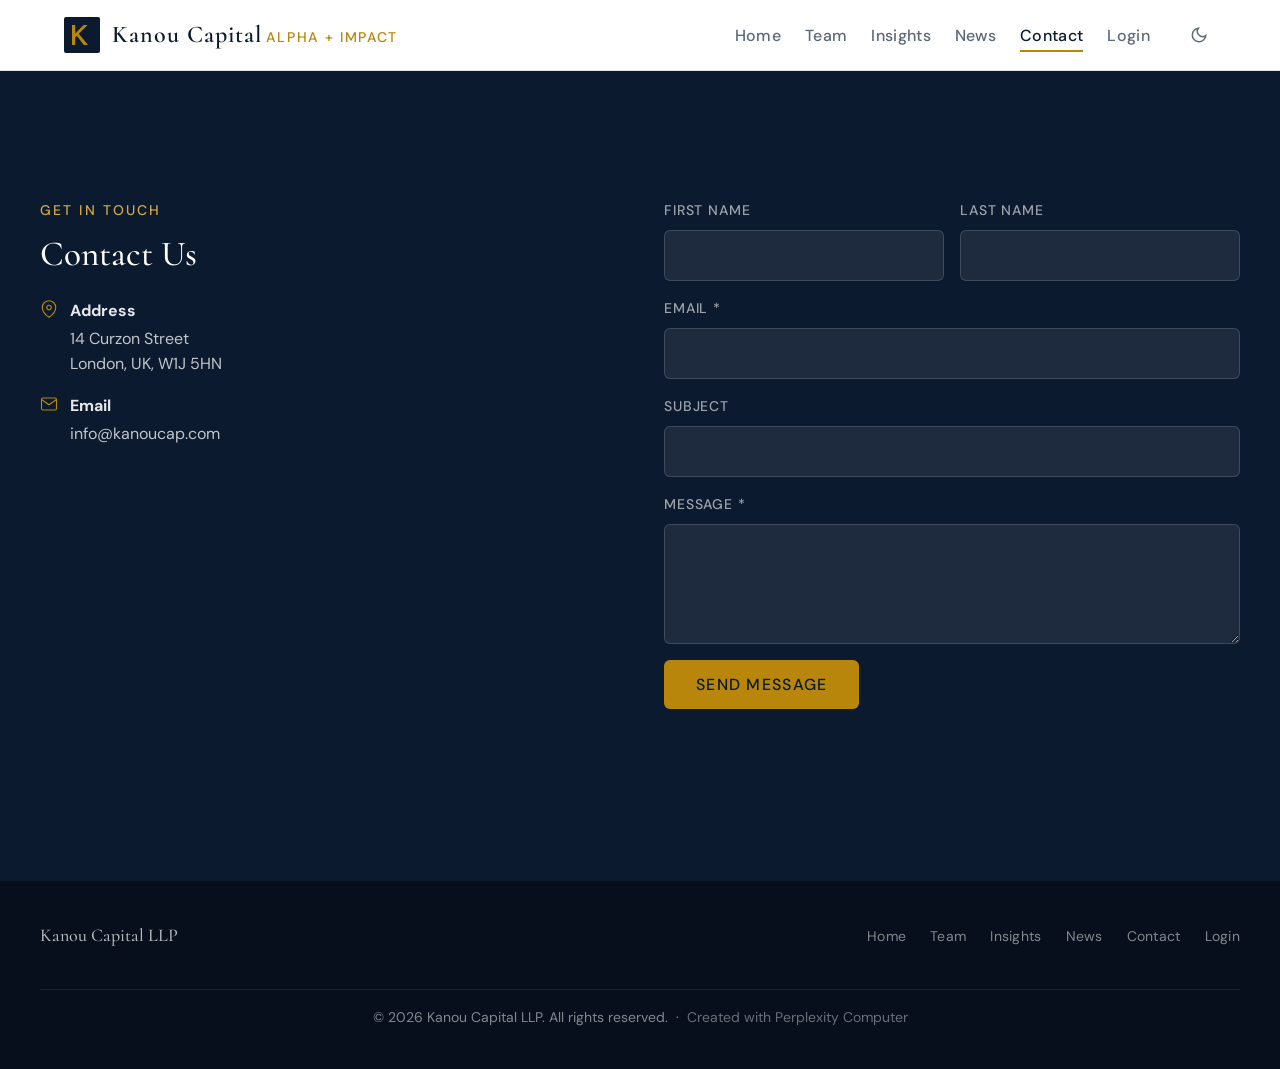
<file: pages/contact.html>
<!DOCTYPE html>
<html lang="en">
<head>
<!--
   ______                            __
  / ____/___  ____ ___  ____  __  __/ /____  _____
 / /   / __ \/ __ `__ \/ __ \/ / / / __/ _ \/ ___/
/ /___/ /_/ / / / / / / /_/ / /_/ / /_/  __/ /
\____/\____/_/ /_/ /_/ .___/\__,_/\__/\___/_/
                    /_/
        Created with Perplexity Computer
        https://www.perplexity.ai/computer
-->
<meta name="generator" content="Perplexity Computer">
<meta name="author" content="Perplexity Computer">
<meta property="og:see_also" content="https://www.perplexity.ai/computer">
<link rel="author" href="https://www.perplexity.ai/computer">
<meta charset="UTF-8">
<meta name="viewport" content="width=device-width, initial-scale=1.0">
<title>Contact | Kanou Capital</title>
<meta name="description" content="Get in touch with Kanou Capital. Berkeley Square House, London, W1J 6BD.">
<link rel="stylesheet" href="../base.css">
<link rel="stylesheet" href="../style.css">
</head>
<body>

<header class="site-header">
  <div class="site-header__inner">
    <a href="../index.html" class="site-logo">
      <svg class="site-logo__icon" viewBox="0 0 36 36" fill="none" aria-label="Kanou Capital logo mark">
        <rect width="36" height="36" rx="2" fill="var(--color-navy, #0B1A2E)"/>
        <path d="M8 28V8h3.2v8.4L19.6 8h4l-8.8 8.8L24 28h-4.2l-7-9.2-1.6 1.6V28H8z" fill="var(--color-primary, #B8860B)"/>
      </svg>
      <div>
        <span class="site-logo__text">Kanou Capital</span>
        <span class="site-logo__tagline">Alpha + Impact</span>
      </div>
    </a>
    <nav class="site-nav">
      <button class="nav-toggle" aria-label="Toggle navigation" onclick="document.querySelector('.site-nav__links').classList.toggle('site-nav__links--open')">
        <span></span><span></span><span></span>
      </button>
      <ul class="site-nav__links" role="list">
        <li><a href="../index.html" class="site-nav__link">Home</a></li>
        <li><a href="./team.html" class="site-nav__link">Team</a></li>
        <li><a href="./insights.html" class="site-nav__link">Insights</a></li>
        <li><a href="./news.html" class="site-nav__link">News</a></li>
        <li><a href="./contact.html" class="site-nav__link site-nav__link--active">Contact</a></li>
        <li><a href="../members/login.html" class="site-nav__link">Login</a></li>
      </ul>
      <button class="theme-toggle" data-theme-toggle aria-label="Switch to dark mode">
        <svg width="18" height="18" viewBox="0 0 24 24" fill="none" stroke="currentColor" stroke-width="2"><path d="M21 12.79A9 9 0 1 1 11.21 3 7 7 0 0 0 21 12.79z"/></svg>
      </button>
    </nav>
  </div>
</header>

<section class="section section--navy" style="padding-top: clamp(var(--space-20), 10vw, var(--space-32));">
  <div class="section__inner">
    <div class="contact-grid">

      <div class="contact-info">
        <p class="section__label" style="color: #D4A843;">Get in Touch</p>
        <h1 class="contact-info__title">Contact Us</h1>

        <div class="contact-info__item">
          <svg width="18" height="18" viewBox="0 0 24 24" fill="none" stroke="currentColor" stroke-width="1.5"><path d="M21 10c0 7-9 13-9 13s-9-6-9-13a9 9 0 0 1 18 0z"/><circle cx="12" cy="10" r="3"/></svg>
          <div>
            <strong style="color: rgba(255,255,255,0.9); display: block; margin-bottom: 2px;">Address</strong>
            14 Curzon Street<br>London, UK, W1J 5HN
          </div>
        </div>

        <div class="contact-info__item">
          <svg width="18" height="18" viewBox="0 0 24 24" fill="none" stroke="currentColor" stroke-width="1.5"><path d="M4 4h16c1.1 0 2 .9 2 2v12c0 1.1-.9 2-2 2H4c-1.1 0-2-.9-2-2V6c0-1.1.9-2 2-2z"/><polyline points="22,6 12,13 2,6"/></svg>
          <div>
            <strong style="color: rgba(255,255,255,0.9); display: block; margin-bottom: 2px;">Email</strong>
            <a href="mailto:info@kanoucap.com">info@kanoucap.com</a>
          </div>
        </div>

        <div class="map-container" style="margin-top: var(--space-8);">
          <iframe src="https://www.google.com/maps/embed?pb=!1m18!1m12!1m3!1d2483.5!2d-0.1478!3d51.5074!2m3!1f0!2f0!3f0!3m2!1i1024!2i768!4f13.1!3m3!1m2!1s0x48760535f4abca7b%3A0x5e0!2s14+Curzon+St%2C+London+W1J+5HN!5e0!3m2!1sen!2suk!4v1" allowfullscreen loading="lazy" title="Kanou Capital office, 14 Curzon Street, London"></iframe>
        </div>
      </div>

      <form class="contact-form" id="contact-form">
        <div class="form-row">
          <div class="form-group">
            <label for="first-name">First Name</label>
            <input type="text" id="first-name" name="first_name" required>
          </div>
          <div class="form-group">
            <label for="last-name">Last Name</label>
            <input type="text" id="last-name" name="last_name" required>
          </div>
        </div>
        <div class="form-group">
          <label for="email">Email *</label>
          <input type="email" id="email" name="email" required>
        </div>
        <div class="form-group">
          <label for="subject">Subject</label>
          <input type="text" id="subject" name="subject">
        </div>
        <div class="form-group">
          <label for="message">Message *</label>
          <textarea id="message" name="message" required></textarea>
        </div>
        <button type="submit" class="form-submit">Send Message</button>
        <p id="form-success" style="display:none; color: #D4A843; font-size: var(--text-sm); margin-top: var(--space-4); font-weight: 500;">Message received. We will be in touch shortly.</p>
        <p id="form-error" style="display:none; color: #DD6974; font-size: var(--text-sm); margin-top: var(--space-4);">Something went wrong. Please email us at info@kanoucap.com.</p>
      </form>

<script>
document.getElementById('contact-form').addEventListener('submit', function(e) {
  e.preventDefault();
  var form = this;
  var btn = form.querySelector('.form-submit');
  btn.textContent = 'Sending...';
  btn.disabled = true;
  fetch('https://formsubmit.co/ajax/info@kanoucap.com', {
    method: 'POST',
    headers: { 'Content-Type': 'application/json', 'Accept': 'application/json' },
    body: JSON.stringify({
      first_name: form.first_name.value,
      last_name: form.last_name.value,
      email: form.email.value,
      subject: form.subject.value,
      message: form.message.value
    })
  }).then(function(res) {
    if (res.ok) {
      form.reset();
      btn.textContent = 'Sent';
      document.getElementById('form-success').style.display = 'block';
      document.getElementById('form-error').style.display = 'none';
    } else {
      throw new Error('Form submission failed');
    }
  }).catch(function() {
    btn.textContent = 'Send Message';
    btn.disabled = false;
    document.getElementById('form-error').style.display = 'block';
  });
});
</script>

    </div>
  </div>
</section>

<footer class="site-footer">
  <div class="site-footer__inner">
    <span class="site-footer__brand">Kanou Capital LLP</span>
    <ul class="site-footer__links" role="list">
      <li><a href="../index.html">Home</a></li>
      <li><a href="./team.html">Team</a></li>
      <li><a href="./insights.html">Insights</a></li>
      <li><a href="./news.html">News</a></li>
      <li><a href="./contact.html">Contact</a></li>
      <li><a href="../members/login.html">Login</a></li>
    </ul>
    <div class="site-footer__attribution">
      <span>&copy; 2026 Kanou Capital LLP. All rights reserved.</span>
      &nbsp;&middot;&nbsp;
      <a href="https://www.perplexity.ai/computer" target="_blank" rel="noopener noreferrer">Created with Perplexity Computer</a>
    </div>
  </div>
</footer>

<script>

</script>
<script src="../theme.js"></script>
</body>
</html>
</file>
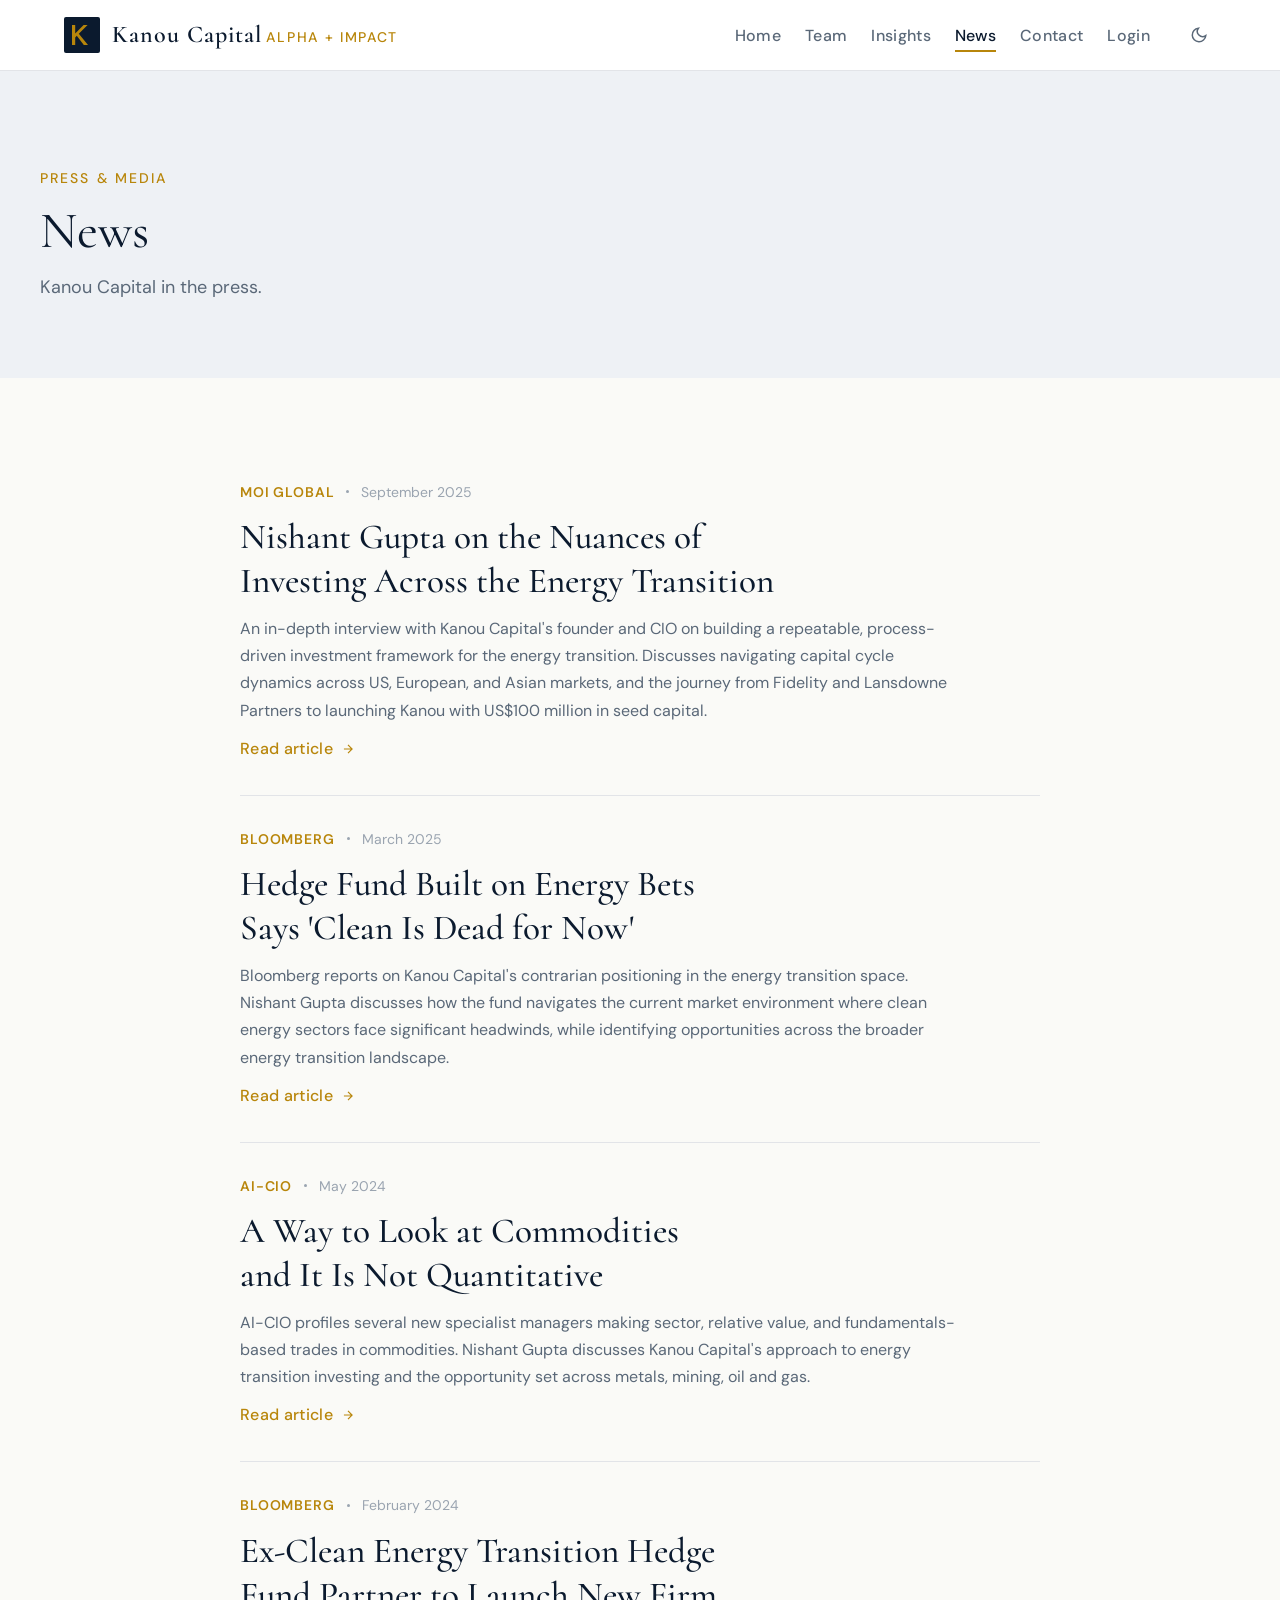
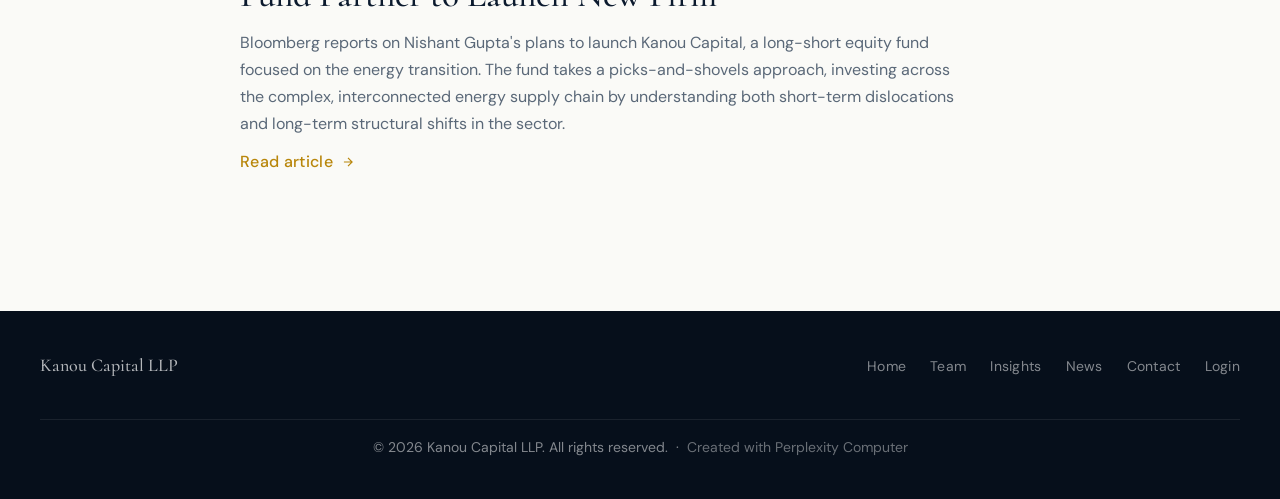
<file: pages/news.html>
<!DOCTYPE html>
<html lang="en">
<head>
<!--
   ______                            __
  / ____/___  ____ ___  ____  __  __/ /____  _____
 / /   / __ \/ __ `__ \/ __ \/ / / / __/ _ \/ ___/
/ /___/ /_/ / / / / / / /_/ / /_/ / /_/  __/ /
\____/\____/_/ /_/ /_/ .___/\__,_/\__/\___/_/
                    /_/
        Created with Perplexity Computer
        https://www.perplexity.ai/computer
-->
<meta name="generator" content="Perplexity Computer">
<meta name="author" content="Perplexity Computer">
<meta property="og:see_also" content="https://www.perplexity.ai/computer">
<link rel="author" href="https://www.perplexity.ai/computer">
<meta charset="UTF-8">
<meta name="viewport" content="width=device-width, initial-scale=1.0">
<title>News &amp; Press | Kanou Capital</title>
<meta name="description" content="Kanou Capital in the press. Coverage from Bloomberg, AI-CIO, MOI Global and more.">
<link rel="stylesheet" href="../base.css">
<link rel="stylesheet" href="../style.css">
<style>
  .news-list {
    max-width: 800px;
    margin: 0 auto;
  }
  .news-item {
    display: block;
    padding: var(--space-8) 0;
    border-bottom: 1px solid var(--color-divider);
    text-decoration: none;
    color: inherit;
    transition: opacity 0.2s;
  }
  .news-item:first-child {
    padding-top: 0;
  }
  .news-item:last-child {
    border-bottom: none;
  }
  .news-item:hover {
    opacity: 0.8;
  }
  .news-item__meta {
    display: flex;
    align-items: center;
    gap: var(--space-3);
    margin-bottom: var(--space-3);
  }
  .news-item__publication {
    font-family: var(--font-body);
    font-size: var(--text-xs);
    font-weight: 600;
    color: var(--color-primary);
    letter-spacing: 0.06em;
    text-transform: uppercase;
  }
  .news-item__date {
    font-family: var(--font-body);
    font-size: var(--text-xs);
    color: var(--color-text-faint);
  }
  .news-item__dot {
    width: 3px;
    height: 3px;
    border-radius: 50%;
    background: var(--color-text-faint);
    flex-shrink: 0;
  }
  .news-item__title {
    font-family: var(--font-display);
    font-size: var(--text-xl);
    font-weight: 500;
    color: var(--color-text);
    margin-bottom: var(--space-3);
    line-height: 1.25;
  }
  .news-item__excerpt {
    font-family: var(--font-body);
    font-size: var(--text-sm);
    color: var(--color-text-muted);
    line-height: 1.7;
    max-width: 65ch;
  }
  .news-item__read {
    display: inline-flex;
    align-items: center;
    gap: var(--space-2);
    font-family: var(--font-body);
    font-size: var(--text-sm);
    font-weight: 500;
    color: var(--color-primary);
    margin-top: var(--space-3);
    letter-spacing: 0.02em;
  }
  .news-item__read svg {
    transition: transform 0.2s;
  }
  .news-item:hover .news-item__read svg {
    transform: translateX(3px);
  }
</style>
</head>
<body>

<header class="site-header">
  <div class="site-header__inner">
    <a href="../index.html" class="site-logo">
      <svg class="site-logo__icon" viewBox="0 0 36 36" fill="none" aria-label="Kanou Capital logo mark">
        <rect width="36" height="36" rx="2" fill="var(--color-navy, #0B1A2E)"/>
        <path d="M8 28V8h3.2v8.4L19.6 8h4l-8.8 8.8L24 28h-4.2l-7-9.2-1.6 1.6V28H8z" fill="var(--color-primary, #B8860B)"/>
      </svg>
      <div>
        <span class="site-logo__text">Kanou Capital</span>
        <span class="site-logo__tagline">Alpha + Impact</span>
      </div>
    </a>
    <nav class="site-nav">
      <button class="nav-toggle" aria-label="Toggle navigation" onclick="document.querySelector('.site-nav__links').classList.toggle('site-nav__links--open')">
        <span></span><span></span><span></span>
      </button>
      <ul class="site-nav__links" role="list">
        <li><a href="../index.html" class="site-nav__link">Home</a></li>
        <li><a href="./team.html" class="site-nav__link">Team</a></li>
        <li><a href="./insights.html" class="site-nav__link">Insights</a></li>
        <li><a href="./news.html" class="site-nav__link site-nav__link--active">News</a></li>
        <li><a href="./contact.html" class="site-nav__link">Contact</a></li>
        <li><a href="../members/login.html" class="site-nav__link">Login</a></li>
      </ul>
      <button class="theme-toggle" data-theme-toggle aria-label="Switch to dark mode">
        <svg width="18" height="18" viewBox="0 0 24 24" fill="none" stroke="currentColor" stroke-width="2"><path d="M21 12.79A9 9 0 1 1 11.21 3 7 7 0 0 0 21 12.79z"/></svg>
      </button>
    </nav>
  </div>
</header>

<section class="page-header">
  <div class="page-header__inner">
    <p class="section__label">Press &amp; Media</p>
    <h1 class="page-header__title">News</h1>
    <p class="page-header__subtitle">Kanou Capital in the press.</p>
  </div>
</section>

<section class="section">
  <div class="section__inner">
    <div class="news-list">

      <!-- 1. MOI Global — September 2025 (newest) -->
      <a href="https://moiglobal.com/interview-nishant-gupta-202508/" target="_blank" rel="noopener noreferrer" class="news-item reveal">
        <div class="news-item__meta">
          <span class="news-item__publication">MOI Global</span>
          <span class="news-item__dot"></span>
          <span class="news-item__date">September 2025</span>
        </div>
        <h2 class="news-item__title">Nishant Gupta on the Nuances of Investing Across the Energy Transition</h2>
        <p class="news-item__excerpt">An in-depth interview with Kanou Capital's founder and CIO on building a repeatable, process-driven investment framework for the energy transition. Discusses navigating capital cycle dynamics across US, European, and Asian markets, and the journey from Fidelity and Lansdowne Partners to launching Kanou with US$100 million in seed capital.</p>
        <span class="news-item__read">Read article <svg width="14" height="14" viewBox="0 0 24 24" fill="none" stroke="currentColor" stroke-width="2"><path d="M5 12h14M12 5l7 7-7 7"/></svg></span>
      </a>

      <!-- 2. Bloomberg — March 2025 -->
      <a href="https://www.bloomberg.com/news/articles/2025-03-03/hedge-fund-built-on-energy-bets-says-clean-is-dead-for-now" target="_blank" rel="noopener noreferrer" class="news-item reveal">
        <div class="news-item__meta">
          <span class="news-item__publication">Bloomberg</span>
          <span class="news-item__dot"></span>
          <span class="news-item__date">March 2025</span>
        </div>
        <h2 class="news-item__title">Hedge Fund Built on Energy Bets Says 'Clean Is Dead for Now'</h2>
        <p class="news-item__excerpt">Bloomberg reports on Kanou Capital's contrarian positioning in the energy transition space. Nishant Gupta discusses how the fund navigates the current market environment where clean energy sectors face significant headwinds, while identifying opportunities across the broader energy transition landscape.</p>
        <span class="news-item__read">Read article <svg width="14" height="14" viewBox="0 0 24 24" fill="none" stroke="currentColor" stroke-width="2"><path d="M5 12h14M12 5l7 7-7 7"/></svg></span>
      </a>

      <!-- 3. AI-CIO — May 2024 -->
      <a href="https://www.ai-cio.com/in-focus/market-drilldown/a-way-to-look-at-commodities-and-it-is-not-quantitative/" target="_blank" rel="noopener noreferrer" class="news-item reveal">
        <div class="news-item__meta">
          <span class="news-item__publication">AI-CIO</span>
          <span class="news-item__dot"></span>
          <span class="news-item__date">May 2024</span>
        </div>
        <h2 class="news-item__title">A Way to Look at Commodities and It Is Not Quantitative</h2>
        <p class="news-item__excerpt">AI-CIO profiles several new specialist managers making sector, relative value, and fundamentals-based trades in commodities. Nishant Gupta discusses Kanou Capital's approach to energy transition investing and the opportunity set across metals, mining, oil and gas.</p>
        <span class="news-item__read">Read article <svg width="14" height="14" viewBox="0 0 24 24" fill="none" stroke="currentColor" stroke-width="2"><path d="M5 12h14M12 5l7 7-7 7"/></svg></span>
      </a>

      <!-- 4. Bloomberg — February 2024 -->
      <a href="https://www.bloomberg.com/news/articles/2024-02-26/ex-clean-energy-transition-hedge-fund-partner-to-launch-new-firm" target="_blank" rel="noopener noreferrer" class="news-item reveal">
        <div class="news-item__meta">
          <span class="news-item__publication">Bloomberg</span>
          <span class="news-item__dot"></span>
          <span class="news-item__date">February 2024</span>
        </div>
        <h2 class="news-item__title">Ex-Clean Energy Transition Hedge Fund Partner to Launch New Firm</h2>
        <p class="news-item__excerpt">Bloomberg reports on Nishant Gupta's plans to launch Kanou Capital, a long-short equity fund focused on the energy transition. The fund takes a picks-and-shovels approach, investing across the complex, interconnected energy supply chain by understanding both short-term dislocations and long-term structural shifts in the sector.</p>
        <span class="news-item__read">Read article <svg width="14" height="14" viewBox="0 0 24 24" fill="none" stroke="currentColor" stroke-width="2"><path d="M5 12h14M12 5l7 7-7 7"/></svg></span>
      </a>

    </div>
  </div>
</section>

<footer class="site-footer">
  <div class="site-footer__inner">
    <span class="site-footer__brand">Kanou Capital LLP</span>
    <ul class="site-footer__links" role="list">
      <li><a href="../index.html">Home</a></li>
      <li><a href="./team.html">Team</a></li>
      <li><a href="./insights.html">Insights</a></li>
      <li><a href="./news.html">News</a></li>
      <li><a href="./contact.html">Contact</a></li>
      <li><a href="../members/login.html">Login</a></li>
    </ul>
    <div class="site-footer__attribution">
      <span>&copy; 2026 Kanou Capital LLP. All rights reserved.</span>
      &nbsp;&middot;&nbsp;
      <a href="https://www.perplexity.ai/computer" target="_blank" rel="noopener noreferrer">Created with Perplexity Computer</a>
    </div>
  </div>
</footer>

<script>

(function(){const els=document.querySelectorAll('.reveal');const observer=new IntersectionObserver((entries)=>{entries.forEach(e=>{if(e.isIntersecting){e.target.classList.add('reveal--visible');observer.unobserve(e.target);}});},{threshold:0.15});els.forEach(el=>observer.observe(el));})();
</script>
<script src="../theme.js"></script>
</body>
</html>
</file>
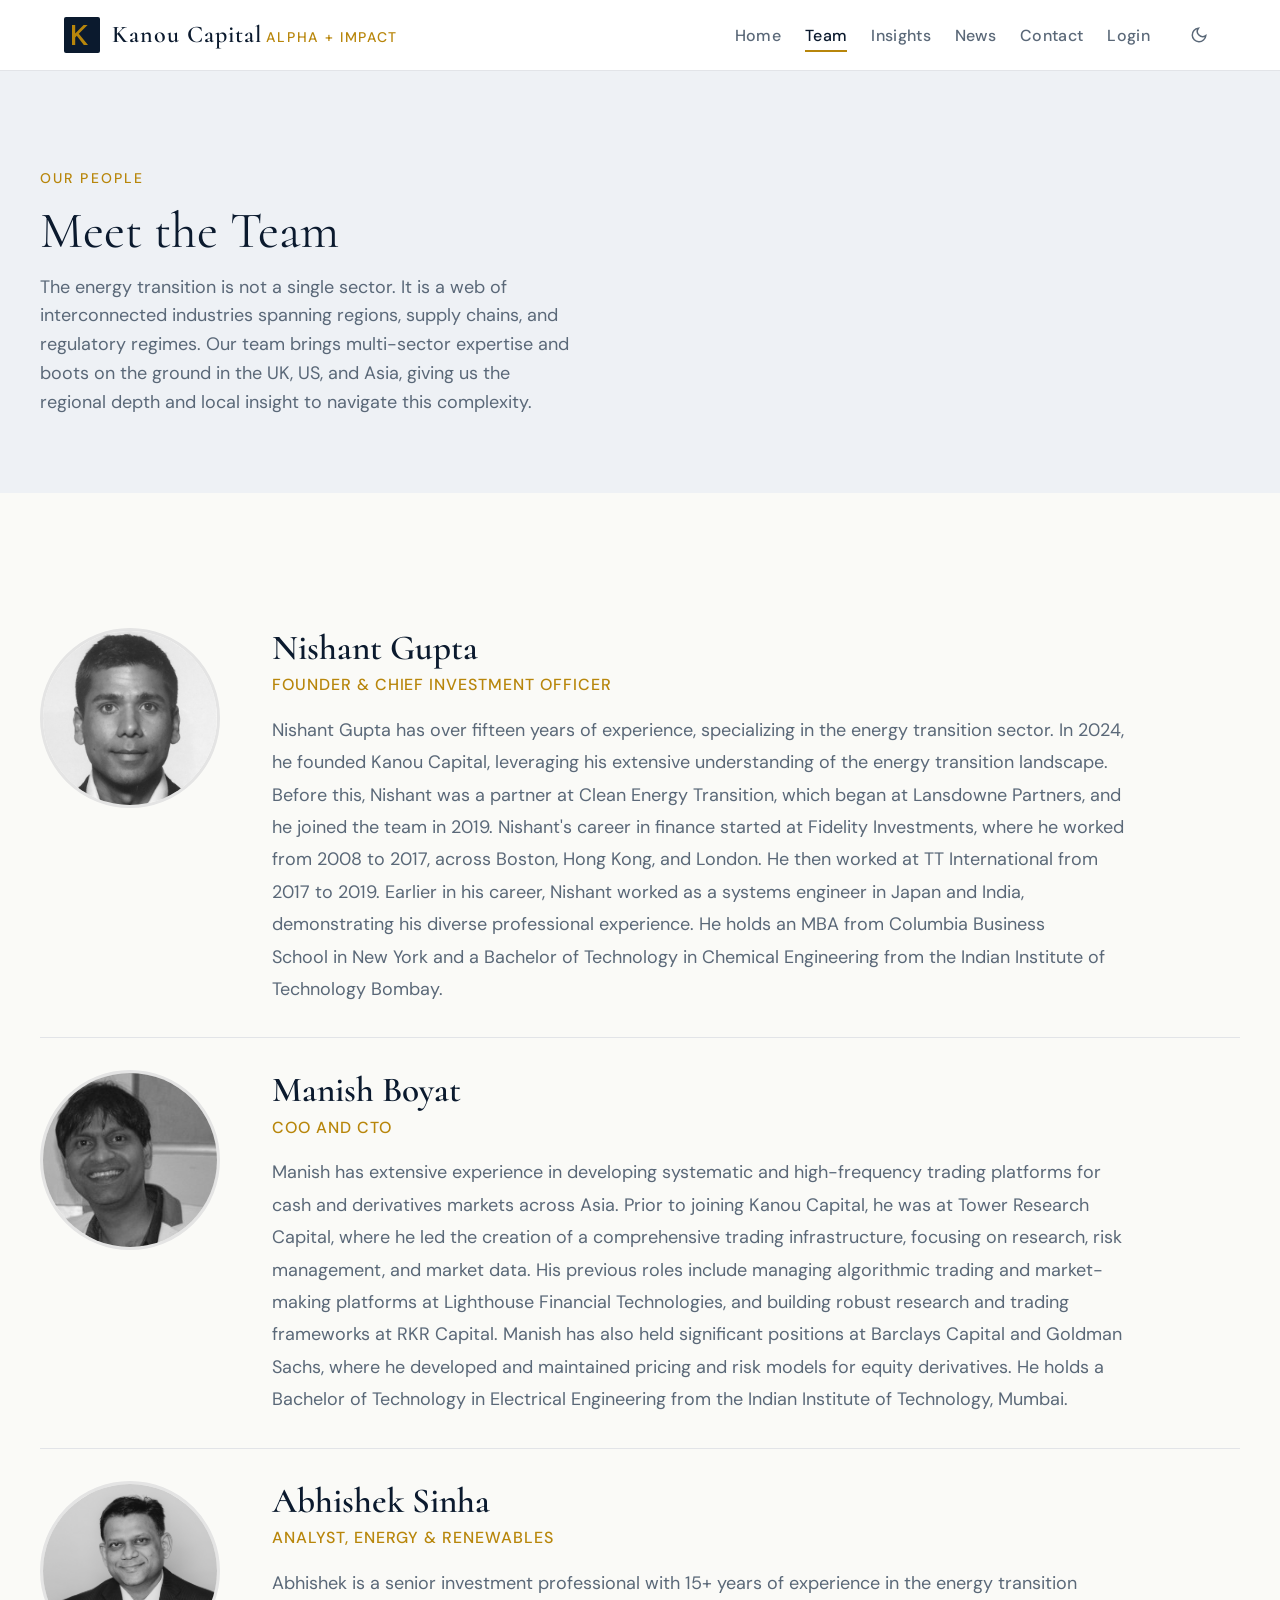
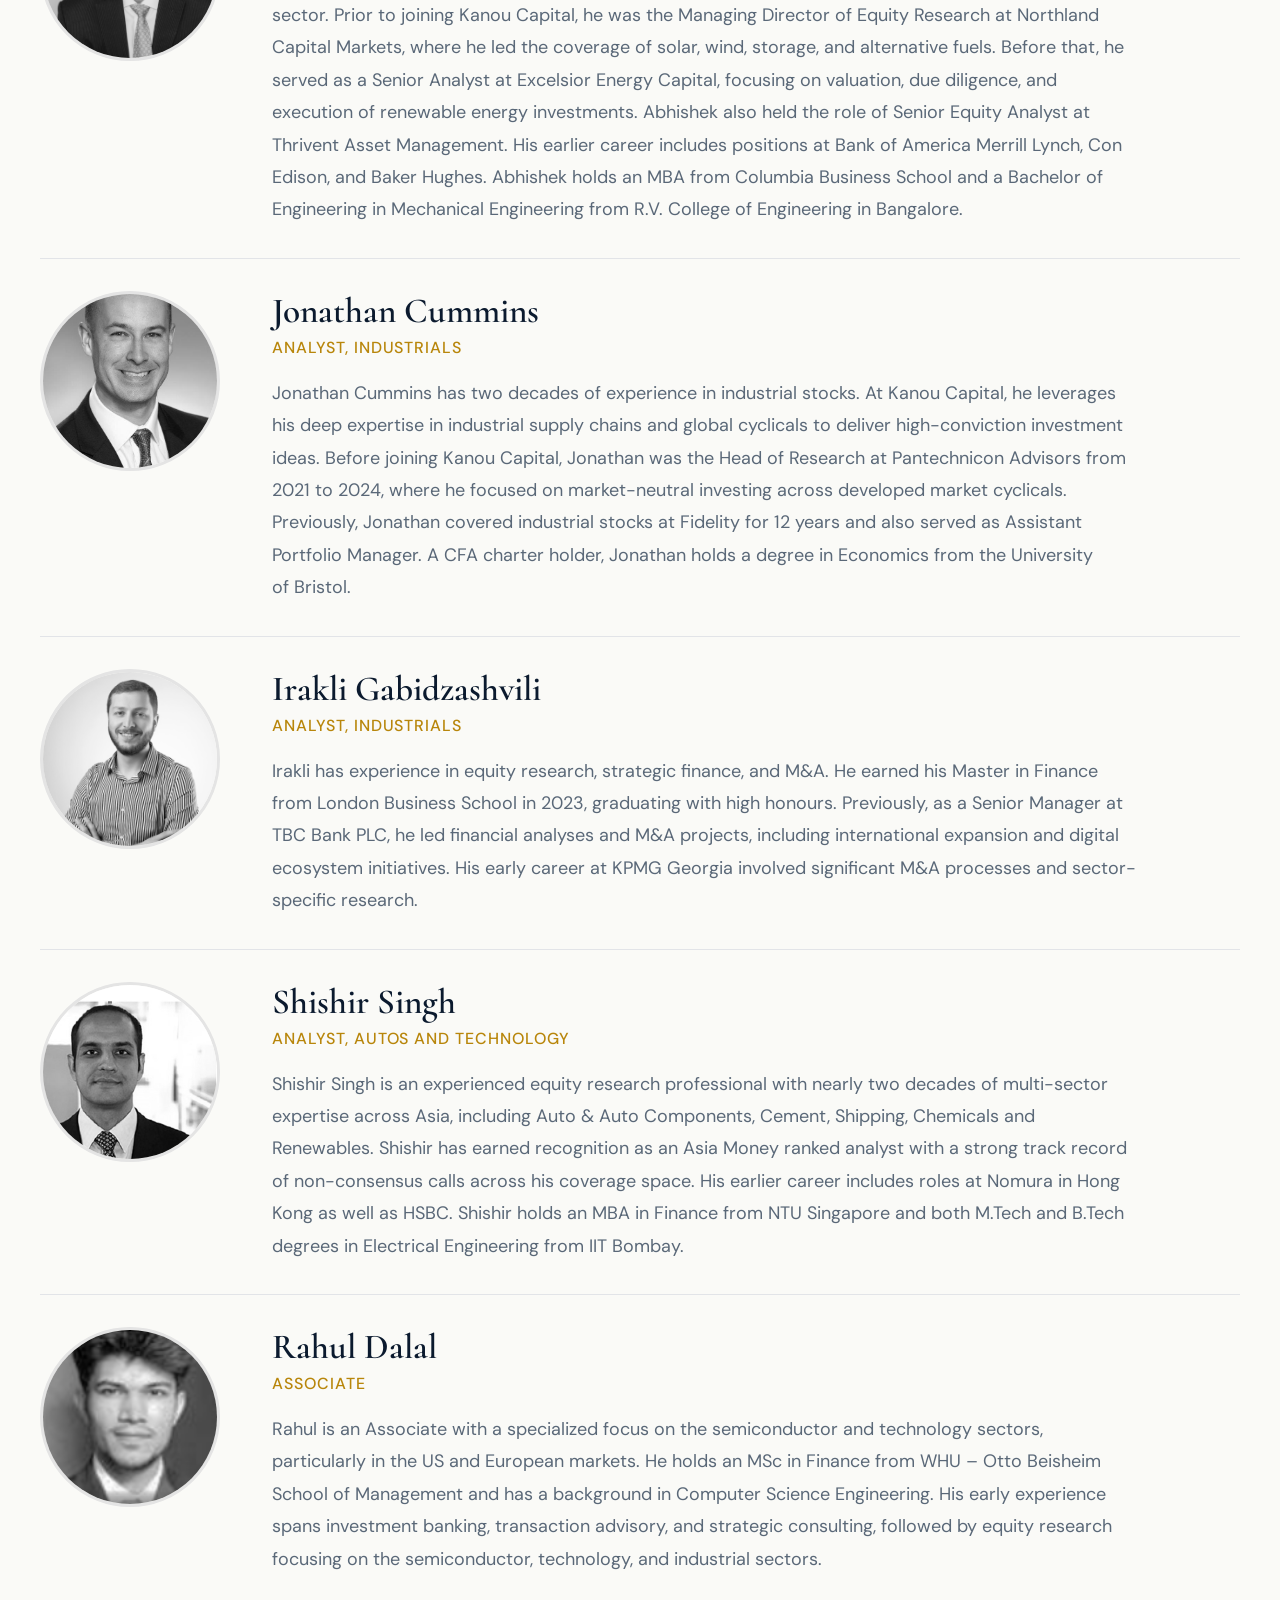
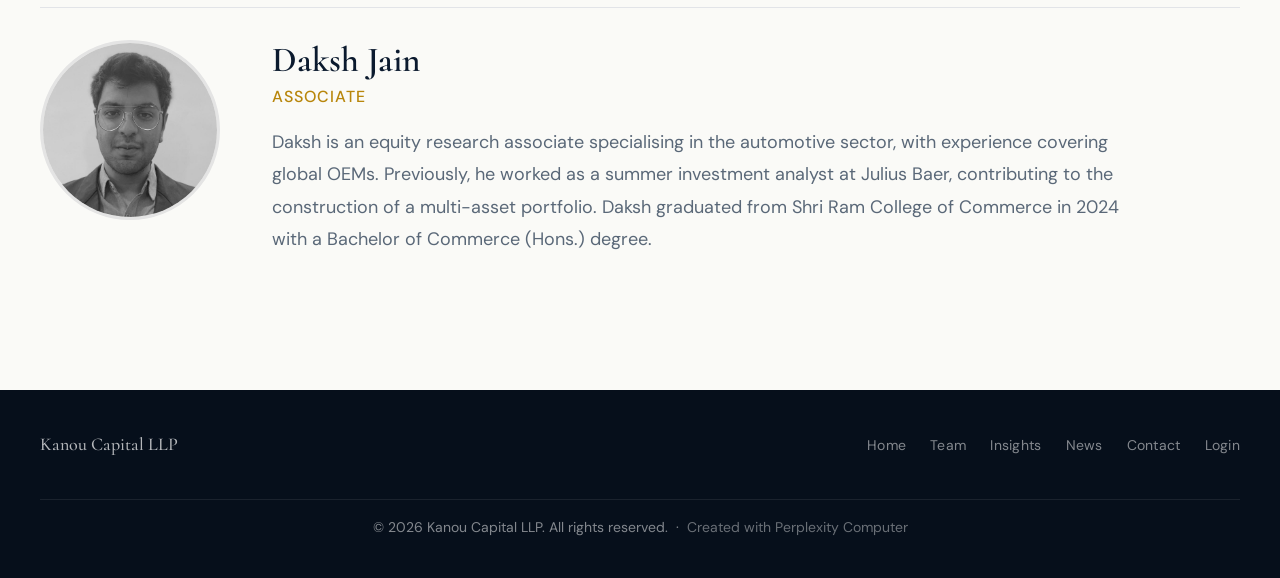
<file: pages/team.html>
<!DOCTYPE html>
<html lang="en">
<head>
<!--
   ______                            __
  / ____/___  ____ ___  ____  __  __/ /____  _____
 / /   / __ \/ __ `__ \/ __ \/ / / / __/ _ \/ ___/
/ /___/ /_/ / / / / / / /_/ / /_/ / /_/  __/ /
\____/\____/_/ /_/ /_/ .___/\__,_/\__/\___/_/
                    /_/
        Created with Perplexity Computer
        https://www.perplexity.ai/computer
-->
<meta name="generator" content="Perplexity Computer">
<meta name="author" content="Perplexity Computer">
<meta property="og:see_also" content="https://www.perplexity.ai/computer">
<link rel="author" href="https://www.perplexity.ai/computer">
<meta charset="UTF-8">
<meta name="viewport" content="width=device-width, initial-scale=1.0">
<title>Our Team | Kanou Capital</title>
<meta name="description" content="Meet the Kanou Capital team. Over 50 years of combined experience in energy transition sectors across global markets.">
<link rel="stylesheet" href="../base.css">
<link rel="stylesheet" href="../style.css">
</head>
<body>

<header class="site-header">
  <div class="site-header__inner">
    <a href="../index.html" class="site-logo">
      <svg class="site-logo__icon" viewBox="0 0 36 36" fill="none" aria-label="Kanou Capital logo mark">
        <rect width="36" height="36" rx="2" fill="var(--color-navy, #0B1A2E)"/>
        <path d="M8 28V8h3.2v8.4L19.6 8h4l-8.8 8.8L24 28h-4.2l-7-9.2-1.6 1.6V28H8z" fill="var(--color-primary, #B8860B)"/>
      </svg>
      <div>
        <span class="site-logo__text">Kanou Capital</span>
        <span class="site-logo__tagline">Alpha + Impact</span>
      </div>
    </a>
    <nav class="site-nav">
      <button class="nav-toggle" aria-label="Toggle navigation" onclick="document.querySelector('.site-nav__links').classList.toggle('site-nav__links--open')">
        <span></span><span></span><span></span>
      </button>
      <ul class="site-nav__links" role="list">
        <li><a href="../index.html" class="site-nav__link">Home</a></li>
        <li><a href="./team.html" class="site-nav__link site-nav__link--active">Team</a></li>
        <li><a href="./insights.html" class="site-nav__link">Insights</a></li>
        <li><a href="./news.html" class="site-nav__link">News</a></li>
        <li><a href="./contact.html" class="site-nav__link">Contact</a></li>
        <li><a href="../members/login.html" class="site-nav__link">Login</a></li>
      </ul>
      <button class="theme-toggle" data-theme-toggle aria-label="Switch to dark mode">
        <svg width="18" height="18" viewBox="0 0 24 24" fill="none" stroke="currentColor" stroke-width="2"><path d="M21 12.79A9 9 0 1 1 11.21 3 7 7 0 0 0 21 12.79z"/></svg>
      </button>
    </nav>
  </div>
</header>

<section class="page-header">
  <div class="page-header__inner">
    <p class="section__label">Our People</p>
    <h1 class="page-header__title">Meet the Team</h1>
    <p class="page-header__subtitle">The energy transition is not a single sector. It is a web of interconnected industries spanning regions, supply chains, and regulatory regimes. Our team brings multi-sector expertise and boots on the ground in the UK, US, and Asia, giving us the regional depth and local insight to navigate this complexity.</p>
  </div>
</section>

<section class="section">
  <div class="section__inner">

    <!-- Nishant Gupta -->
    <div class="team-detail reveal">
      <div>
        <img class="team-detail__photo" src="../assets/nishant-gupta.jpg" alt="Nishant Gupta" loading="lazy">
      </div>
      <div>
        <h2 class="team-detail__name">Nishant Gupta</h2>
        <p class="team-detail__role">Founder &amp; Chief Investment Officer</p>
        <p class="team-detail__bio">Nishant Gupta has over fifteen years of experience, specializing in the energy transition sector. In 2024, he founded Kanou Capital, leveraging his extensive understanding of the energy transition landscape. Before this, Nishant was a partner at Clean Energy Transition, which began at Lansdowne Partners, and he joined the team in 2019. Nishant's career in finance started at Fidelity Investments, where he worked from 2008 to 2017, across Boston, Hong Kong, and London. He then worked at TT International from 2017 to 2019. Earlier in his career, Nishant worked as a systems engineer in Japan and India, demonstrating his diverse professional experience. He holds an MBA from Columbia Business School in New York and a Bachelor of Technology in Chemical Engineering from the Indian Institute of Technology Bombay.</p>
      </div>
    </div>

    <!-- Manish Boyat -->
    <div class="team-detail reveal">
      <div>
        <img class="team-detail__photo" src="../assets/manish-boyat.jpg" alt="Manish Boyat" loading="lazy">
      </div>
      <div>
        <h2 class="team-detail__name">Manish Boyat</h2>
        <p class="team-detail__role">COO and CTO</p>
        <p class="team-detail__bio">Manish has extensive experience in developing systematic and high-frequency trading platforms for cash and derivatives markets across Asia. Prior to joining Kanou Capital, he was at Tower Research Capital, where he led the creation of a comprehensive trading infrastructure, focusing on research, risk management, and market data. His previous roles include managing algorithmic trading and market-making platforms at Lighthouse Financial Technologies, and building robust research and trading frameworks at RKR Capital. Manish has also held significant positions at Barclays Capital and Goldman Sachs, where he developed and maintained pricing and risk models for equity derivatives. He holds a Bachelor of Technology in Electrical Engineering from the Indian Institute of Technology, Mumbai.</p>
      </div>
    </div>

    <!-- Abhishek Sinha -->
    <div class="team-detail reveal">
      <div>
        <img class="team-detail__photo" src="../assets/abhishek-sinha.jpg" alt="Abhishek Sinha" loading="lazy">
      </div>
      <div>
        <h2 class="team-detail__name">Abhishek Sinha</h2>
        <p class="team-detail__role">Analyst, Energy &amp; Renewables</p>
        <p class="team-detail__bio">Abhishek is a senior investment professional with 15+ years of experience in the energy transition sector. Prior to joining Kanou Capital, he was the Managing Director of Equity Research at Northland Capital Markets, where he led the coverage of solar, wind, storage, and alternative fuels. Before that, he served as a Senior Analyst at Excelsior Energy Capital, focusing on valuation, due diligence, and execution of renewable energy investments. Abhishek also held the role of Senior Equity Analyst at Thrivent Asset Management. His earlier career includes positions at Bank of America Merrill Lynch, Con Edison, and Baker Hughes. Abhishek holds an MBA from Columbia Business School and a Bachelor of Engineering in Mechanical Engineering from R.V. College of Engineering in Bangalore.</p>
      </div>
    </div>

    <!-- Jonathan Cummins -->
    <div class="team-detail reveal">
      <div>
        <img class="team-detail__photo" src="../assets/jonathan-cummins.jpg" alt="Jonathan Cummins" loading="lazy">
      </div>
      <div>
        <h2 class="team-detail__name">Jonathan Cummins</h2>
        <p class="team-detail__role">Analyst, Industrials</p>
        <p class="team-detail__bio">Jonathan Cummins has two decades of experience in industrial stocks. At Kanou Capital, he leverages his deep expertise in industrial supply chains and global cyclicals to deliver high-conviction investment ideas. Before joining Kanou Capital, Jonathan was the Head of Research at Pantechnicon Advisors from 2021 to 2024, where he focused on market-neutral investing across developed market cyclicals. Previously, Jonathan covered industrial stocks at Fidelity for 12 years and also served as Assistant Portfolio Manager. A CFA charter holder, Jonathan holds a degree in Economics from the University of Bristol.</p>
      </div>
    </div>

    <!-- Irakli Gabidzashvili -->
    <div class="team-detail reveal">
      <div>
        <img class="team-detail__photo" src="../assets/irakli-gabidzashvili.jpg" alt="Irakli Gabidzashvili" loading="lazy">
      </div>
      <div>
        <h2 class="team-detail__name">Irakli Gabidzashvili</h2>
        <p class="team-detail__role">Analyst, Industrials</p>
        <p class="team-detail__bio">Irakli has experience in equity research, strategic finance, and M&amp;A. He earned his Master in Finance from London Business School in 2023, graduating with high honours. Previously, as a Senior Manager at TBC Bank PLC, he led financial analyses and M&amp;A projects, including international expansion and digital ecosystem initiatives. His early career at KPMG Georgia involved significant M&amp;A processes and sector-specific research.</p>
      </div>
    </div>

    <!-- Shishir Singh -->
    <div class="team-detail reveal">
      <div>
        <img class="team-detail__photo" src="../assets/shishir-singh.jpg" alt="Shishir Singh" loading="lazy">
      </div>
      <div>
        <h2 class="team-detail__name">Shishir Singh</h2>
        <p class="team-detail__role">Analyst, Autos and Technology</p>
        <p class="team-detail__bio">Shishir Singh is an experienced equity research professional with nearly two decades of multi-sector expertise across Asia, including Auto &amp; Auto Components, Cement, Shipping, Chemicals and Renewables. Shishir has earned recognition as an Asia Money ranked analyst with a strong track record of non-consensus calls across his coverage space. His earlier career includes roles at Nomura in Hong Kong as well as HSBC. Shishir holds an MBA in Finance from NTU Singapore and both M.Tech and B.Tech degrees in Electrical Engineering from IIT Bombay.</p>
      </div>
    </div>

    <!-- Rahul Dalal -->
    <div class="team-detail reveal">
      <div>
        <img class="team-detail__photo" src="../assets/rahul-dalal.png" alt="Rahul Dalal" loading="lazy">
      </div>
      <div>
        <h2 class="team-detail__name">Rahul Dalal</h2>
        <p class="team-detail__role">Associate</p>
        <p class="team-detail__bio">Rahul is an Associate with a specialized focus on the semiconductor and technology sectors, particularly in the US and European markets. He holds an MSc in Finance from WHU – Otto Beisheim School of Management and has a background in Computer Science Engineering. His early experience spans investment banking, transaction advisory, and strategic consulting, followed by equity research focusing on the semiconductor, technology, and industrial sectors.</p>
      </div>
    </div>

    <!-- Daksh Jain -->
    <div class="team-detail reveal">
      <div>
        <img class="team-detail__photo" src="../assets/daksh-jain.jpg" alt="Daksh Jain" loading="lazy">
      </div>
      <div>
        <h2 class="team-detail__name">Daksh Jain</h2>
        <p class="team-detail__role">Associate</p>
        <p class="team-detail__bio">Daksh is an equity research associate specialising in the automotive sector, with experience covering global OEMs. Previously, he worked as a summer investment analyst at Julius Baer, contributing to the construction of a multi-asset portfolio. Daksh graduated from Shri Ram College of Commerce in 2024 with a Bachelor of Commerce (Hons.) degree.</p>
      </div>
    </div>

  </div>
</section>

<footer class="site-footer">
  <div class="site-footer__inner">
    <span class="site-footer__brand">Kanou Capital LLP</span>
    <ul class="site-footer__links" role="list">
      <li><a href="../index.html">Home</a></li>
      <li><a href="./team.html">Team</a></li>
      <li><a href="./insights.html">Insights</a></li>
      <li><a href="./news.html">News</a></li>
      <li><a href="./contact.html">Contact</a></li>
      <li><a href="../members/login.html">Login</a></li>
    </ul>
    <div class="site-footer__attribution">
      <span>&copy; 2026 Kanou Capital LLP. All rights reserved.</span>
      &nbsp;&middot;&nbsp;
      <a href="https://www.perplexity.ai/computer" target="_blank" rel="noopener noreferrer">Created with Perplexity Computer</a>
    </div>
  </div>
</footer>

<script>

(function(){const els=document.querySelectorAll('.reveal');const observer=new IntersectionObserver((entries)=>{entries.forEach(e=>{if(e.isIntersecting){e.target.classList.add('reveal--visible');observer.unobserve(e.target);}});},{threshold:0.15});els.forEach(el=>observer.observe(el));})();
</script>
<script src="../theme.js"></script>
</body>
</html>
</file>
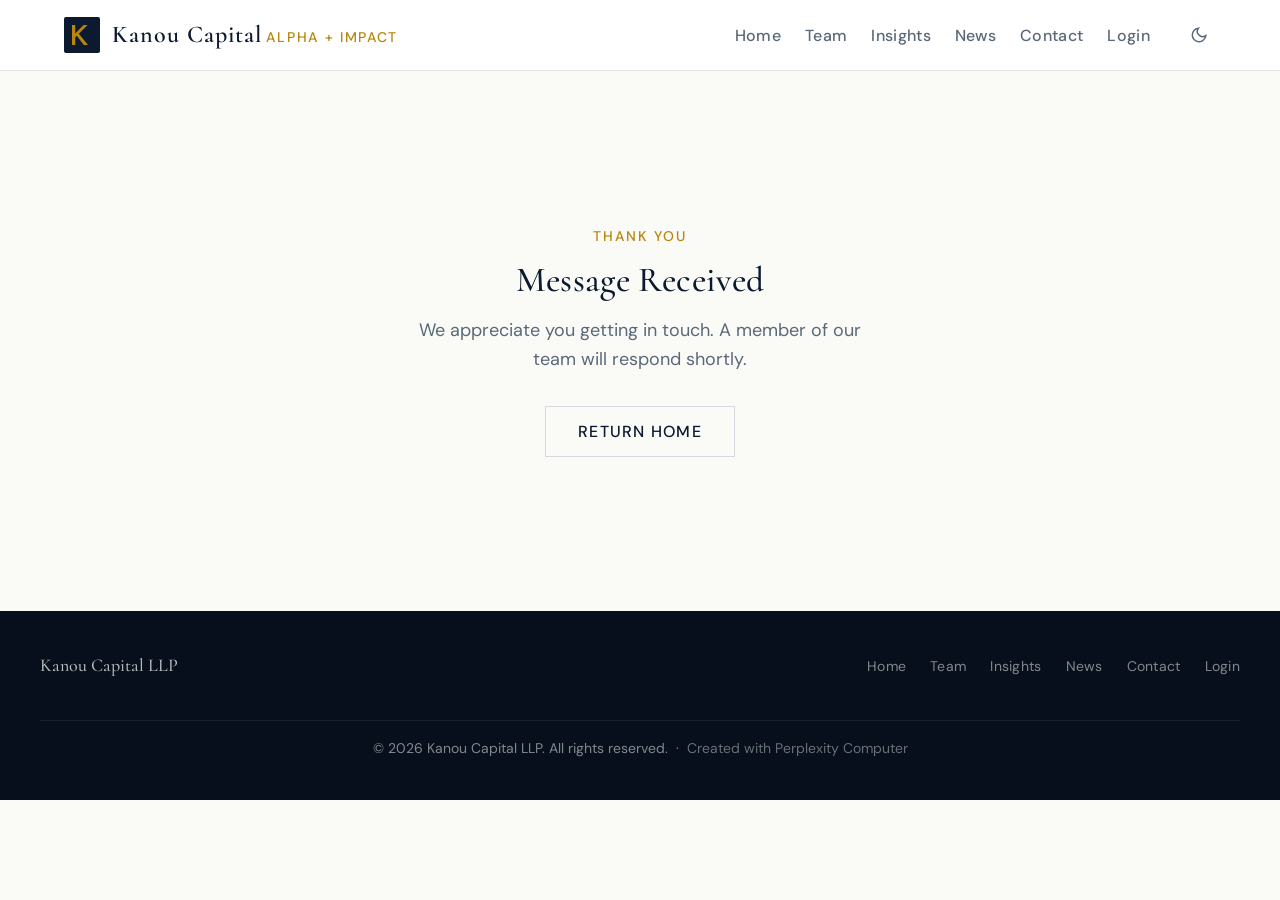
<file: pages/thank-you.html>
<!DOCTYPE html>
<html lang="en">
<head>
<meta charset="UTF-8">
<meta name="viewport" content="width=device-width, initial-scale=1.0">
<title>Message Sent | Kanou Capital</title>
<link rel="stylesheet" href="../base.css">
<link rel="stylesheet" href="../style.css">
</head>
<body>

<header class="site-header">
  <div class="site-header__inner">
    <a href="../index.html" class="site-logo">
      <svg class="site-logo__icon" viewBox="0 0 36 36" fill="none" aria-label="Kanou Capital logo mark">
        <rect width="36" height="36" rx="2" fill="var(--color-navy, #0B1A2E)"/>
        <path d="M8 28V8h3.2v8.4L19.6 8h4l-8.8 8.8L24 28h-4.2l-7-9.2-1.6 1.6V28H8z" fill="var(--color-primary, #B8860B)"/>
      </svg>
      <div>
        <span class="site-logo__text">Kanou Capital</span>
        <span class="site-logo__tagline">Alpha + Impact</span>
      </div>
    </a>
    <nav class="site-nav">
      <button class="nav-toggle" aria-label="Toggle navigation" onclick="document.querySelector('.site-nav__links').classList.toggle('site-nav__links--open')">
        <span></span><span></span><span></span>
      </button>
      <ul class="site-nav__links" role="list">
        <li><a href="../index.html" class="site-nav__link">Home</a></li>
        <li><a href="./team.html" class="site-nav__link">Team</a></li>
        <li><a href="./insights.html" class="site-nav__link">Insights</a></li>
        <li><a href="./news.html" class="site-nav__link">News</a></li>
        <li><a href="./contact.html" class="site-nav__link">Contact</a></li>
        <li><a href="../members/login.html" class="site-nav__link">Login</a></li>
      </ul>
      <button class="theme-toggle" data-theme-toggle aria-label="Switch to dark mode">
        <svg width="18" height="18" viewBox="0 0 24 24" fill="none" stroke="currentColor" stroke-width="2"><path d="M21 12.79A9 9 0 1 1 11.21 3 7 7 0 0 0 21 12.79z"/></svg>
      </button>
    </nav>
  </div>
</header>

<section class="section" style="min-height: 60vh; display: flex; align-items: center;">
  <div class="section__inner" style="text-align: center;">
    <p class="section__label">Thank You</p>
    <h1 class="section__title" style="margin-bottom: var(--space-4);">Message Received</h1>
    <p style="color: var(--color-text-muted); font-size: var(--text-base); margin-bottom: var(--space-8); max-width: 480px; margin-left: auto; margin-right: auto;">We appreciate you getting in touch. A member of our team will respond shortly.</p>
    <a href="../index.html" class="hero__cta" style="color: var(--color-text); border-color: var(--color-border);">Return Home</a>
  </div>
</section>

<footer class="site-footer">
  <div class="site-footer__inner">
    <span class="site-footer__brand">Kanou Capital LLP</span>
    <ul class="site-footer__links" role="list">
      <li><a href="../index.html">Home</a></li>
      <li><a href="./team.html">Team</a></li>
      <li><a href="./insights.html">Insights</a></li>
      <li><a href="./news.html">News</a></li>
      <li><a href="./contact.html">Contact</a></li>
      <li><a href="../members/login.html">Login</a></li>
    </ul>
    <div class="site-footer__attribution">
      <span>&copy; 2026 Kanou Capital LLP. All rights reserved.</span>
      &nbsp;&middot;&nbsp;
      <a href="https://www.perplexity.ai/computer" target="_blank" rel="noopener noreferrer">Created with Perplexity Computer</a>
    </div>
  </div>
</footer>

<script>

</script>
<script src="../theme.js"></script>
</body>
</html>
</file>
<file: base.css>
*, *::before, *::after { box-sizing: border-box; margin: 0; padding: 0; }

html {
  -moz-text-size-adjust: none;
  -webkit-text-size-adjust: none;
  text-size-adjust: none;
  -webkit-font-smoothing: antialiased;
  -moz-osx-font-smoothing: grayscale;
  text-rendering: optimizeLegibility;
  scroll-behavior: smooth;
  hanging-punctuation: first last;
  scroll-padding-top: var(--space-16);
}

body {
  min-height: 100dvh;
  line-height: 1.6;
  font-family: var(--font-body, sans-serif);
  font-size: var(--text-base);
  color: var(--color-text);
  background-color: var(--color-bg);
}

img, picture, video, canvas, svg { display: block; max-width: 100%; height: auto; }
ul[role="list"], ol[role="list"] { list-style: none; }
input, button, textarea, select { font: inherit; color: inherit; }

h1, h2, h3, h4, h5, h6 { text-wrap: balance; line-height: 1.15; }
p, li, figcaption { text-wrap: pretty; max-width: 72ch; }

::selection {
  background: oklch(from var(--color-primary) l c h / 0.25);
  color: var(--color-text);
}

:focus-visible {
  outline: 2px solid var(--color-primary);
  outline-offset: 3px;
  border-radius: var(--radius-sm);
}

@media (prefers-reduced-motion: reduce) {
  *, *::before, *::after {
    animation-duration: 0.01ms !important;
    animation-iteration-count: 1 !important;
    transition-duration: 0.01ms !important;
    scroll-behavior: auto !important;
  }
}

button { cursor: pointer; background: none; border: none; }
table { border-collapse: collapse; width: 100%; }

a, button, [role="button"], [role="link"], input, textarea, select {
  transition: color var(--transition-interactive),
              background var(--transition-interactive),
              border-color var(--transition-interactive),
              box-shadow var(--transition-interactive);
}

.sr-only {
  position: absolute; width: 1px; height: 1px; padding: 0; margin: -1px;
  overflow: hidden; clip: rect(0, 0, 0, 0); white-space: nowrap; border-width: 0;
}
</file>
<file: style.css>
/* ============================================================
   KANOU CAPITAL — Design Tokens & Styles
   Art Direction: Institutional finance, energy transition
   Palette: Deep navy + warm gold accent — distinguished, authoritative
   Typography: Cormorant (display serif) + DM Sans (body sans)
   ============================================================ */

/* --- Fonts --- */
@import url('https://fonts.googleapis.com/css2?family=Cormorant:ital,wght@0,300;0,400;0,500;0,600;0,700;1,400;1,500&family=DM+Sans:ital,wght@0,300;0,400;0,500;0,600;0,700;1,400&display=swap');

:root {
  --font-display: 'Cormorant', 'Georgia', serif;
  --font-body: 'DM Sans', 'Helvetica Neue', sans-serif;

  /* Type Scale */
  --text-xs:   clamp(0.75rem,  0.7rem  + 0.25vw, 0.875rem);
  --text-sm:   clamp(0.875rem, 0.8rem  + 0.35vw, 1rem);
  --text-base: clamp(1rem,     0.95rem + 0.25vw, 1.125rem);
  --text-lg:   clamp(1.125rem, 1rem    + 0.75vw, 1.5rem);
  --text-xl:   clamp(1.5rem,   1.2rem  + 1.25vw, 2.25rem);
  --text-2xl:  clamp(2rem,     1.2rem  + 2.5vw,  3.5rem);
  --text-3xl:  clamp(2.5rem,   1rem    + 4vw,    5rem);
  --text-hero: clamp(3rem,     0.5rem  + 7vw,    8rem);

  /* Spacing (4px base) */
  --space-1:  0.25rem;
  --space-2:  0.5rem;
  --space-3:  0.75rem;
  --space-4:  1rem;
  --space-5:  1.25rem;
  --space-6:  1.5rem;
  --space-8:  2rem;
  --space-10: 2.5rem;
  --space-12: 3rem;
  --space-16: 4rem;
  --space-20: 5rem;
  --space-24: 6rem;
  --space-32: 8rem;

  /* Radius */
  --radius-sm: 0.375rem;
  --radius-md: 0.5rem;
  --radius-lg: 0.75rem;
  --radius-xl: 1rem;
  --radius-full: 9999px;

  /* Transitions */
  --transition-interactive: 180ms cubic-bezier(0.16, 1, 0.3, 1);

  /* Content widths */
  --content-narrow: 640px;
  --content-default: 960px;
  --content-wide: 1200px;
  --content-full: 100%;
}

/* ============================================================
   LIGHT MODE (Default) — Kanou Capital Palette
   Deep navy base, warm ivory surfaces, gold accent
   ============================================================ */
:root, [data-theme="light"] {
  /* Surfaces */
  --color-bg:             #FAFAF7;
  --color-surface:        #FFFFFF;
  --color-surface-2:      #F5F4F0;
  --color-surface-offset: #EEF1F5;
  --color-border:         #D6D9DE;
  --color-divider:        #E2E4E8;

  /* Text */
  --color-text:           #0B1A2E;
  --color-text-muted:     #5A6878;
  --color-text-faint:     #9AA4B0;
  --color-text-inverse:   #FAFAF7;

  /* Navy (Primary structural color) */
  --color-navy:           #0B1A2E;
  --color-navy-light:     #1A2D47;
  --color-navy-dark:      #060F1B;

  /* Gold (Accent) */
  --color-primary:        #B8860B;
  --color-primary-hover:  #9A7009;
  --color-primary-active: #7C5A07;
  --color-primary-highlight: #F5EDD4;

  /* Semantic */
  --color-error:          #A13544;
  --color-success:        #437A22;

  /* Shadows */
  --shadow-sm: 0 1px 2px rgba(11,26,46,0.06);
  --shadow-md: 0 4px 12px rgba(11,26,46,0.08);
  --shadow-lg: 0 12px 32px rgba(11,26,46,0.12);
}

/* ============================================================
   DARK MODE
   ============================================================ */
[data-theme="dark"] {
  --color-bg:             #0A0F18;
  --color-surface:        #111827;
  --color-surface-2:      #1A2332;
  --color-surface-offset: #0E1520;
  --color-border:         #2A3545;
  --color-divider:        #1F2937;

  --color-text:           #E2E5EA;
  --color-text-muted:     #8B95A5;
  --color-text-faint:     #4B5563;
  --color-text-inverse:   #0B1A2E;

  --color-navy:           #0F1D33;
  --color-navy-light:     #1A2D47;
  --color-navy-dark:      #060F1B;

  --color-primary:        #D4A843;
  --color-primary-hover:  #E0BC60;
  --color-primary-active: #C49530;
  --color-primary-highlight: #2A2310;

  --color-error:          #DD6974;
  --color-success:        #6DAA45;

  --shadow-sm: 0 1px 2px rgba(0,0,0,0.2);
  --shadow-md: 0 4px 12px rgba(0,0,0,0.3);
  --shadow-lg: 0 12px 32px rgba(0,0,0,0.4);
}

@media (prefers-color-scheme: dark) {
  :root:not([data-theme]) {
    --color-bg:             #0A0F18;
    --color-surface:        #111827;
    --color-surface-2:      #1A2332;
    --color-surface-offset: #0E1520;
    --color-border:         #2A3545;
    --color-divider:        #1F2937;
    --color-text:           #E2E5EA;
    --color-text-muted:     #8B95A5;
    --color-text-faint:     #4B5563;
    --color-text-inverse:   #0B1A2E;
    --color-navy:           #0F1D33;
    --color-navy-light:     #1A2D47;
    --color-navy-dark:      #060F1B;
    --color-primary:        #D4A843;
    --color-primary-hover:  #E0BC60;
    --color-primary-active: #C49530;
    --color-primary-highlight: #2A2310;
    --color-error:          #DD6974;
    --color-success:        #6DAA45;
    --shadow-sm: 0 1px 2px rgba(0,0,0,0.2);
    --shadow-md: 0 4px 12px rgba(0,0,0,0.3);
    --shadow-lg: 0 12px 32px rgba(0,0,0,0.4);
  }
}

/* ============================================================
   GLOBAL COMPONENTS
   ============================================================ */

/* --- Navigation --- */
.site-header {
  position: sticky;
  top: 0;
  z-index: 100;
  background: rgba(255,255,255,0.92);
  backdrop-filter: blur(16px);
  -webkit-backdrop-filter: blur(16px);
  border-bottom: 1px solid var(--color-divider);
  transition: background 0.3s, box-shadow 0.3s;
}

[data-theme="dark"] .site-header {
  background: rgba(10,15,24,0.92);
}

.site-header__inner {
  max-width: var(--content-wide);
  margin: 0 auto;
  padding: var(--space-4) var(--space-6);
  display: flex;
  align-items: center;
  justify-content: space-between;
}

.site-logo {
  display: flex;
  align-items: center;
  gap: var(--space-3);
  text-decoration: none;
  color: var(--color-text);
}

.site-logo__icon {
  width: 36px;
  height: 36px;
  flex-shrink: 0;
}

.site-logo__text {
  font-family: var(--font-display);
  font-size: var(--text-lg);
  font-weight: 600;
  letter-spacing: 0.04em;
  color: var(--color-text);
}

.site-logo__tagline {
  font-family: var(--font-body);
  font-size: var(--text-xs);
  color: var(--color-primary);
  letter-spacing: 0.12em;
  text-transform: uppercase;
  font-weight: 500;
}

.site-nav {
  display: flex;
  align-items: center;
  gap: var(--space-8);
}

.site-nav__links {
  display: flex;
  list-style: none;
  gap: var(--space-6);
}

.site-nav__link {
  font-family: var(--font-body);
  font-size: var(--text-sm);
  font-weight: 500;
  color: var(--color-text-muted);
  text-decoration: none;
  letter-spacing: 0.02em;
  position: relative;
  padding: var(--space-1) 0;
}

.site-nav__link::after {
  content: '';
  position: absolute;
  bottom: -2px;
  left: 0;
  width: 0;
  height: 1.5px;
  background: var(--color-primary);
  transition: width 0.3s cubic-bezier(0.16, 1, 0.3, 1);
}

.site-nav__link:hover,
.site-nav__link--active {
  color: var(--color-text);
}

.site-nav__link:hover::after,
.site-nav__link--active::after {
  width: 100%;
}

/* Mobile nav toggle */
.nav-toggle {
  display: none;
  flex-direction: column;
  gap: 5px;
  padding: var(--space-2);
  cursor: pointer;
}

.nav-toggle span {
  display: block;
  width: 22px;
  height: 1.5px;
  background: var(--color-text);
  transition: transform 0.3s, opacity 0.3s;
}

/* Theme toggle */
.theme-toggle {
  padding: var(--space-2);
  color: var(--color-text-muted);
  cursor: pointer;
  border-radius: var(--radius-sm);
}

.theme-toggle:hover {
  color: var(--color-text);
}

/* --- Hero --- */
.hero {
  position: relative;
  min-height: 85vh;
  display: flex;
  align-items: center;
  justify-content: center;
  overflow: hidden;
}

.hero__bg {
  position: absolute;
  inset: 0;
  z-index: 0;
}

.hero__bg img {
  width: 100%;
  height: 100%;
  object-fit: cover;
}

.hero__overlay {
  position: absolute;
  inset: 0;
  background: linear-gradient(
    to bottom,
    rgba(11,26,46,0.55) 0%,
    rgba(11,26,46,0.70) 100%
  );
  z-index: 1;
}

.hero__content {
  position: relative;
  z-index: 2;
  text-align: center;
  padding: var(--space-8) var(--space-6);
  max-width: 780px;
}

.hero__tagline {
  font-family: var(--font-body);
  font-size: var(--text-sm);
  font-weight: 500;
  color: var(--color-primary);
  letter-spacing: 0.2em;
  text-transform: uppercase;
  margin-bottom: var(--space-4);
}

[data-theme="dark"] .hero__tagline,
.hero__tagline {
  color: #D4A843;
}

.hero__title {
  font-family: var(--font-display);
  font-size: var(--text-3xl);
  font-weight: 400;
  color: #FFFFFF;
  margin-bottom: var(--space-6);
  letter-spacing: 0.01em;
}

.hero__subtitle {
  font-family: var(--font-body);
  font-size: var(--text-base);
  color: rgba(255,255,255,0.80);
  max-width: 560px;
  margin: 0 auto var(--space-8);
  line-height: 1.7;
}

.hero__cta {
  display: inline-block;
  font-family: var(--font-body);
  font-size: var(--text-sm);
  font-weight: 500;
  color: #FFFFFF;
  letter-spacing: 0.08em;
  text-transform: uppercase;
  text-decoration: none;
  border: 1px solid rgba(255,255,255,0.4);
  padding: var(--space-3) var(--space-8);
  transition: all 0.3s;
}

.hero__cta:hover {
  background: rgba(255,255,255,0.1);
  border-color: rgba(255,255,255,0.7);
}

/* --- Sections --- */
.section {
  padding: clamp(var(--space-16), 8vw, var(--space-32)) var(--space-6);
}

.section--alt {
  background: var(--color-surface-offset);
}

.section--navy {
  background: var(--color-navy);
  color: var(--color-text-inverse);
}

.section__inner {
  max-width: var(--content-wide);
  margin: 0 auto;
}

.section__header {
  text-align: center;
  margin-bottom: clamp(var(--space-10), 4vw, var(--space-16));
}

.section__label {
  font-family: var(--font-body);
  font-size: var(--text-xs);
  font-weight: 500;
  color: var(--color-primary);
  letter-spacing: 0.15em;
  text-transform: uppercase;
  margin-bottom: var(--space-3);
}

.section__title {
  font-family: var(--font-display);
  font-size: var(--text-xl);
  font-weight: 500;
  color: var(--color-text);
  letter-spacing: 0.01em;
}

.section--navy .section__title {
  color: #FFFFFF;
}

.section__divider {
  width: 40px;
  height: 1.5px;
  background: var(--color-primary);
  margin: var(--space-4) auto 0;
}

/* --- Three-Column Grid (Firm/Strategy/Portfolio) --- */
.pillars {
  display: grid;
  grid-template-columns: repeat(3, 1fr);
  gap: var(--space-10);
}

.pillar {
  text-align: center;
  padding: var(--space-6) var(--space-4);
}

.pillar__title {
  font-family: var(--font-body);
  font-size: var(--text-xs);
  font-weight: 600;
  color: var(--color-primary);
  letter-spacing: 0.18em;
  text-transform: uppercase;
  margin-bottom: var(--space-4);
  padding-bottom: var(--space-3);
  border-bottom: 1px solid var(--color-divider);
}

.pillar__text {
  font-family: var(--font-body);
  font-size: var(--text-base);
  color: var(--color-text-muted);
  line-height: 1.7;
  max-width: 38ch;
  margin: 0 auto;
}

/* --- About Section --- */
.about__content {
  max-width: 700px;
  margin: 0 auto;
  text-align: center;
}

.about__text {
  font-family: var(--font-body);
  font-size: var(--text-base);
  color: var(--color-text-muted);
  line-height: 1.8;
}

.about__stats {
  display: flex;
  justify-content: center;
  gap: var(--space-16);
  margin-top: var(--space-12);
}

.stat {
  text-align: center;
}

.stat__number {
  font-family: var(--font-display);
  font-size: var(--text-2xl);
  font-weight: 500;
  color: var(--color-text);
}

.stat__label {
  font-family: var(--font-body);
  font-size: var(--text-xs);
  color: var(--color-text-muted);
  letter-spacing: 0.05em;
  text-transform: uppercase;
  margin-top: var(--space-2);
}

/* --- Team --- */
.team-grid {
  display: grid;
  grid-template-columns: repeat(3, 1fr);
  gap: var(--space-10) var(--space-8);
}

.team-card {
  text-align: center;
}

.team-card__photo {
  width: 160px;
  height: 160px;
  border-radius: var(--radius-full);
  object-fit: cover;
  filter: grayscale(100%);
  margin: 0 auto var(--space-4);
  border: 3px solid var(--color-divider);
  transition: filter 0.4s, border-color 0.4s;
}

.team-card:hover .team-card__photo {
  filter: grayscale(0%);
  border-color: var(--color-primary);
}

.team-card__name {
  font-family: var(--font-display);
  font-size: var(--text-lg);
  font-weight: 600;
  color: var(--color-text);
  margin-bottom: var(--space-1);
}

.team-card__role {
  font-family: var(--font-body);
  font-size: var(--text-xs);
  color: var(--color-primary);
  letter-spacing: 0.08em;
  text-transform: uppercase;
  font-weight: 500;
  margin-bottom: var(--space-3);
}

.team-card__bio {
  font-family: var(--font-body);
  font-size: var(--text-sm);
  color: var(--color-text-muted);
  line-height: 1.7;
  max-width: 360px;
  margin: 0 auto;
}

/* --- Team Detail (expanded bios) --- */
.team-detail {
  display: grid;
  grid-template-columns: 200px 1fr;
  gap: var(--space-8);
  padding: var(--space-8) 0;
  border-bottom: 1px solid var(--color-divider);
  align-items: start;
}

.team-detail:last-child {
  border-bottom: none;
}

.team-detail__photo {
  width: 180px;
  height: 180px;
  border-radius: var(--radius-full);
  object-fit: cover;
  filter: grayscale(100%);
  border: 3px solid var(--color-divider);
}

.team-detail__name {
  font-family: var(--font-display);
  font-size: var(--text-xl);
  font-weight: 600;
  color: var(--color-text);
  margin-bottom: var(--space-1);
}

.team-detail__role {
  font-family: var(--font-body);
  font-size: var(--text-sm);
  color: var(--color-primary);
  letter-spacing: 0.06em;
  text-transform: uppercase;
  font-weight: 500;
  margin-bottom: var(--space-4);
}

.team-detail__bio {
  font-family: var(--font-body);
  font-size: var(--text-base);
  color: var(--color-text-muted);
  line-height: 1.8;
}

/* --- Insights / Reports --- */
.insight-card {
  background: var(--color-surface);
  border: 1px solid var(--color-divider);
  border-radius: var(--radius-md);
  overflow: hidden;
  transition: box-shadow 0.3s, transform 0.3s;
  text-decoration: none;
  color: inherit;
  display: block;
}

.insight-card:hover {
  box-shadow: var(--shadow-md);
  transform: translateY(-2px);
}

.insight-card__image {
  width: 100%;
  height: 240px;
  object-fit: cover;
  background: var(--color-navy);
}

.insight-card__body {
  padding: var(--space-6);
}

.insight-card__category {
  font-family: var(--font-body);
  font-size: var(--text-xs);
  color: var(--color-primary);
  letter-spacing: 0.1em;
  text-transform: uppercase;
  font-weight: 500;
  margin-bottom: var(--space-2);
}

.insight-card__title {
  font-family: var(--font-display);
  font-size: var(--text-lg);
  font-weight: 600;
  color: var(--color-text);
  margin-bottom: var(--space-3);
  line-height: 1.3;
}

.insight-card__excerpt {
  font-family: var(--font-body);
  font-size: var(--text-sm);
  color: var(--color-text-muted);
  line-height: 1.6;
  margin-bottom: var(--space-4);
}

.insight-card__link {
  font-family: var(--font-body);
  font-size: var(--text-sm);
  font-weight: 500;
  color: var(--color-primary);
  letter-spacing: 0.04em;
}

/* --- Contact Form --- */
.contact-grid {
  display: grid;
  grid-template-columns: 1fr 1fr;
  gap: var(--space-12);
  align-items: start;
}

.contact-info__title {
  font-family: var(--font-display);
  font-size: var(--text-xl);
  font-weight: 500;
  color: #FFFFFF;
  margin-bottom: var(--space-6);
}

.contact-info__item {
  display: flex;
  align-items: flex-start;
  gap: var(--space-3);
  margin-bottom: var(--space-4);
  font-size: var(--text-sm);
  color: rgba(255,255,255,0.75);
}

.contact-info__item svg {
  flex-shrink: 0;
  margin-top: 2px;
  color: var(--color-primary);
}

[data-theme="dark"] .contact-info__item svg {
  color: #D4A843;
}

.contact-info__item a {
  color: rgba(255,255,255,0.75);
  text-decoration: none;
}

.contact-info__item a:hover {
  color: #FFFFFF;
}

.contact-form {
  display: flex;
  flex-direction: column;
  gap: var(--space-4);
}

.form-row {
  display: grid;
  grid-template-columns: 1fr 1fr;
  gap: var(--space-4);
}

.form-group {
  display: flex;
  flex-direction: column;
  gap: var(--space-2);
}

.form-group label {
  font-family: var(--font-body);
  font-size: var(--text-xs);
  color: rgba(255,255,255,0.6);
  letter-spacing: 0.06em;
  text-transform: uppercase;
  font-weight: 500;
}

.form-group input,
.form-group textarea {
  background: rgba(255,255,255,0.08);
  border: 1px solid rgba(255,255,255,0.15);
  padding: var(--space-3) var(--space-4);
  color: #FFFFFF;
  font-size: var(--text-sm);
  border-radius: var(--radius-sm);
  transition: border-color 0.3s;
}

.form-group input:focus,
.form-group textarea:focus {
  outline: none;
  border-color: var(--color-primary);
}

.form-group textarea {
  min-height: 120px;
  resize: vertical;
}

.form-submit {
  font-family: var(--font-body);
  font-size: var(--text-sm);
  font-weight: 500;
  color: var(--color-navy);
  background: var(--color-primary);
  padding: var(--space-3) var(--space-8);
  border: none;
  letter-spacing: 0.08em;
  text-transform: uppercase;
  cursor: pointer;
  border-radius: var(--radius-sm);
  transition: background 0.3s;
  align-self: flex-start;
}

.form-submit:hover {
  background: var(--color-primary-hover);
}

/* --- Footer --- */
.site-footer {
  background: var(--color-navy-dark);
  padding: var(--space-10) var(--space-6);
  color: rgba(255,255,255,0.5);
}

.site-footer__inner {
  max-width: var(--content-wide);
  margin: 0 auto;
  display: flex;
  justify-content: space-between;
  align-items: center;
  flex-wrap: wrap;
  gap: var(--space-4);
}

.site-footer__brand {
  font-family: var(--font-display);
  font-size: var(--text-base);
  font-weight: 500;
  color: rgba(255,255,255,0.7);
}

.site-footer__links {
  display: flex;
  gap: var(--space-6);
  list-style: none;
}

.site-footer__links a {
  font-size: var(--text-xs);
  color: rgba(255,255,255,0.5);
  text-decoration: none;
  letter-spacing: 0.02em;
}

.site-footer__links a:hover {
  color: rgba(255,255,255,0.8);
}

.site-footer__attribution {
  width: 100%;
  text-align: center;
  margin-top: var(--space-6);
  padding-top: var(--space-4);
  border-top: 1px solid rgba(255,255,255,0.08);
  font-size: var(--text-xs);
}

.site-footer__attribution a {
  color: rgba(255,255,255,0.4);
  text-decoration: none;
}

.site-footer__attribution a:hover {
  color: rgba(255,255,255,0.6);
}

/* --- Page Header (interior pages) --- */
.page-header {
  background: var(--color-surface-offset);
  padding: clamp(var(--space-12), 6vw, var(--space-20)) var(--space-6);
  padding-top: clamp(var(--space-16), 8vw, var(--space-24));
}

.page-header__inner {
  max-width: var(--content-wide);
  margin: 0 auto;
}

.page-header__title {
  font-family: var(--font-display);
  font-size: var(--text-2xl);
  font-weight: 400;
  color: var(--color-text);
  margin-bottom: var(--space-3);
}

.page-header__subtitle {
  font-family: var(--font-body);
  font-size: var(--text-base);
  color: var(--color-text-muted);
  max-width: 540px;
}

/* --- Scroll Animations --- */
.reveal {
  opacity: 0;
  transform: translateY(20px);
  transition: opacity 0.7s cubic-bezier(0.16, 1, 0.3, 1),
              transform 0.7s cubic-bezier(0.16, 1, 0.3, 1);
}

.reveal--visible {
  opacity: 1;
  transform: translateY(0);
}

/* --- Map --- */
.map-container {
  width: 100%;
  height: 300px;
  border-radius: var(--radius-md);
  overflow: hidden;
  margin-top: var(--space-6);
}

.map-container iframe {
  width: 100%;
  height: 100%;
  border: 0;
  filter: grayscale(60%);
}

/* ============================================================
   RESPONSIVE
   ============================================================ */
@media (max-width: 900px) {
  .pillars {
    grid-template-columns: 1fr;
    gap: var(--space-6);
  }

  .team-grid {
    grid-template-columns: repeat(2, 1fr);
    gap: var(--space-6);
  }

  .contact-grid {
    grid-template-columns: 1fr;
  }

  .about__stats {
    gap: var(--space-8);
  }

  .team-detail {
    grid-template-columns: 140px 1fr;
    gap: var(--space-6);
  }

  .team-detail__photo {
    width: 130px;
    height: 130px;
  }
}

@media (max-width: 640px) {
  .site-header__inner {
    padding: var(--space-3) var(--space-4);
  }

  .site-logo__tagline {
    display: none;
  }

  .site-nav {
    gap: var(--space-3);
  }

  .site-nav__links {
    display: none;
    position: absolute;
    top: 100%;
    left: 0;
    right: 0;
    background: var(--color-surface);
    flex-direction: column;
    padding: var(--space-4) var(--space-6);
    border-bottom: 1px solid var(--color-divider);
    gap: var(--space-3);
    z-index: 100;
  }

  [data-theme="dark"] .site-nav__links {
    background: var(--color-surface);
  }

  .site-nav__links--open {
    display: flex;
  }

  .nav-toggle {
    display: flex;
  }

  .team-grid {
    grid-template-columns: 1fr;
  }

  .form-row {
    grid-template-columns: 1fr;
  }

  .about__stats {
    flex-direction: column;
    gap: var(--space-6);
  }

  .site-footer__inner {
    flex-direction: column;
    text-align: center;
  }

  .site-footer__links {
    flex-wrap: wrap;
    justify-content: center;
  }

  .team-detail {
    grid-template-columns: 1fr;
    text-align: center;
  }

  .team-detail__photo {
    margin: 0 auto;
  }

  .hero {
    min-height: 75vh;
  }

  .hero__title {
    font-size: var(--text-2xl);
  }

  .hero__content {
    padding: var(--space-6) var(--space-4);
  }

  .section {
    padding-left: var(--space-4);
    padding-right: var(--space-4);
  }

  .page-header {
    padding-left: var(--space-4);
    padding-right: var(--space-4);
  }

  .contact-grid {
    gap: var(--space-8);
  }
}
</file>
